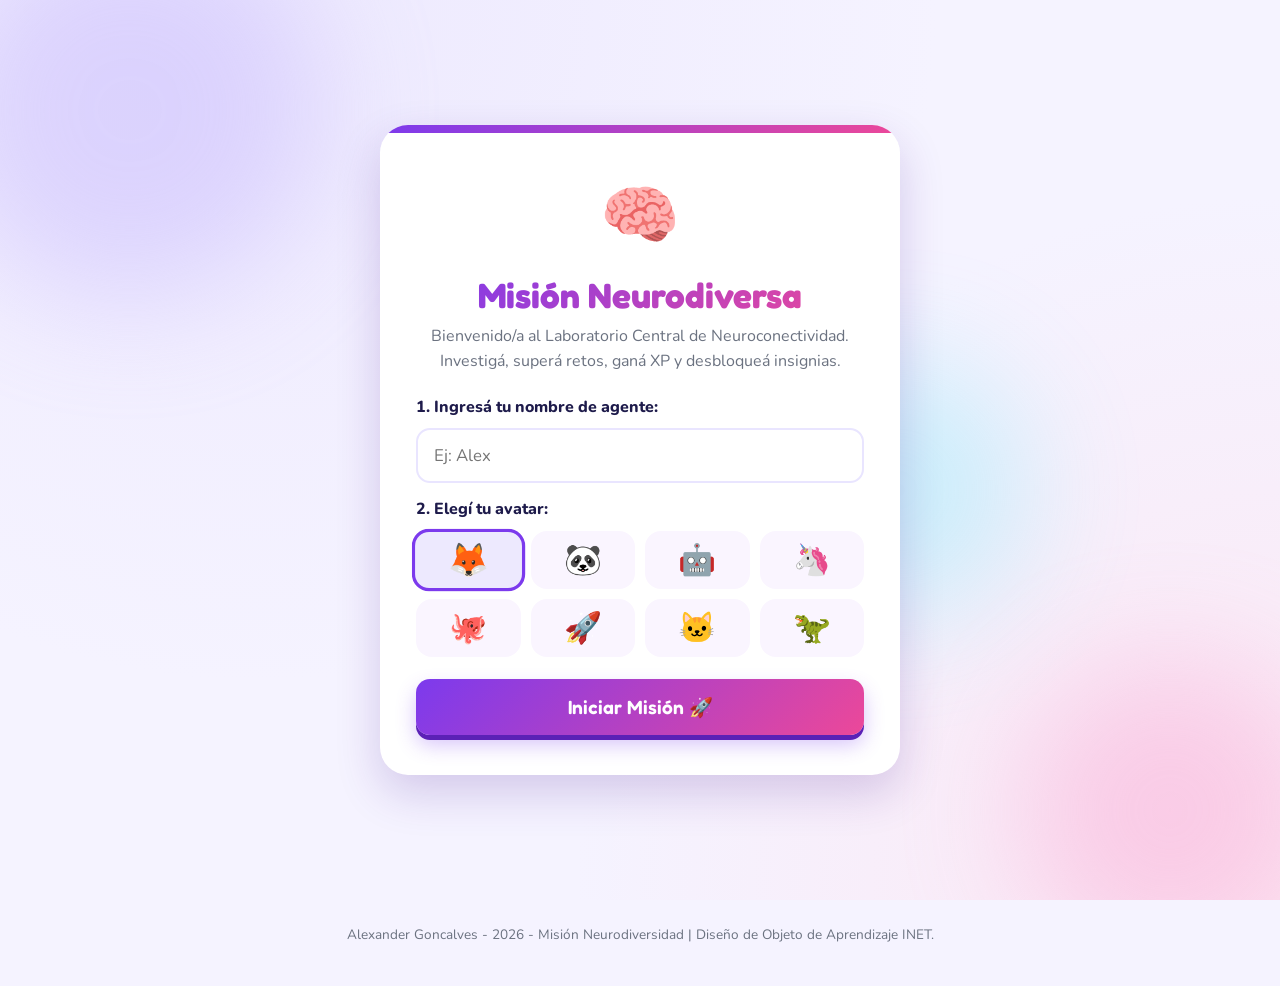
<file: index.html>
<!DOCTYPE html>
<html lang="es">

<head>
    <meta charset="UTF-8">
    <meta name="viewport" content="width=device-width, initial-scale=1.0">
    <title>Misión Neurodiversa: Objeto de Aprendizaje sobre TDAH</title>
    <link rel="stylesheet" href="style.css">
</head>

<body data-page="inicio">

    <section id="pantalla-login" class="pantalla-login" hidden>
        <form class="caja-login anim-entrada" id="form-login" novalidate>
            <span class="cerebro-logo">🧠</span>
            <h1>Misión Neurodiversa</h1>
            <p>Bienvenido/a al Laboratorio Central de Neuroconectividad. Investigá, superá retos, ganá XP y desbloqueá
                insignias.</p>

            <label for="nombre-jugador">1. Ingresá tu nombre de agente:</label>
            <input type="text" id="nombre-jugador" class="input-texto" placeholder="Ej: Alex" autocomplete="off"
                maxlength="30">

            <label>2. Elegí tu avatar:</label>
            <div class="selector-avatar" id="selector-avatar"></div>

            <button type="submit" class="btn btn-primario btn-grande">Iniciar Misión 🚀</button>
            <div id="error-login" class="aviso" hidden></div>
        </form>
    </section>

    <div id="hub" hidden>
        <div id="topbar"></div>
        <main class="contenedor">
            <section class="hero-hub anim-entrada">
                <span class="hero-avatar" id="hub-avatar">🦊</span>
                <div>
                    <span class="etiqueta">Centro de comando</span>
                    <h1>¡Hola, <span id="hub-nombre">Agente</span>! 👋</h1>
                    <p>Tu misión: descubrir cómo funciona el cerebro con TDAH, derribar mitos y aprender estrategias
                        reales.
                        Avanzá por el mapa: cada etapa desbloquea la siguiente.</p>
                    <div class="acciones" style="justify-content:flex-start">
                        <a class="btn btn-oro" id="btn-continuar" href="aprender.html">Continuar ➜</a>
                    </div>
                </div>
            </section>

            <section class="estadisticas" id="hub-stats" aria-label="Tus estadísticas"></section>

            <section class="tarjeta">
                <h2 class="titulo-seccion">🗺️ Mapa de la misión</h2>
                <p class="subtitulo">Completá cada etapa para desbloquear la próxima. Necesitás una nota de 6 o más para
                    aprobar cada reto.</p>
                <div class="mapa" id="mapa"></div>
            </section>
        </main>
    </div>

    <script src="script.js"></script>
</body>

</html>
</file>
<file: style.css>
@import url('https://fonts.googleapis.com/css2?family=Fredoka:wght@400;500;600;700&family=Nunito:wght@400;600;700;800&display=swap');

:root {
    --violeta: #7c3aed;
    --violeta-osc: #5b21b6;
    --rosa: #ec4899;
    --cian: #06b6d4;
    --amarillo: #f59e0b;
    --verde: #10b981;
    --rojo: #f43f5e;
    --tinta: #1e1b4b;
    --texto: #312e81;
    --texto-suave: #6b7280;
    --fondo: #f5f3ff;
    --tarjeta: #ffffff;
    --borde: #e9e5ff;
    --radio: 20px;
    --sombra: 0 10px 30px rgba(76, 29, 149, 0.10);
    --sombra-fuerte: 0 18px 45px rgba(76, 29, 149, 0.20);
    --grad: linear-gradient(135deg, #7c3aed 0%, #ec4899 100%);
    --grad-cian: linear-gradient(135deg, #06b6d4 0%, #7c3aed 100%);
    --grad-oro: linear-gradient(135deg, #fbbf24 0%, #f97316 100%);
    --color-reto: #7c3aed;
}

* {
    box-sizing: border-box;
    margin: 0;
    padding: 0;
}

[hidden] {
    display: none !important;
}

html {
    scroll-behavior: smooth;
}

body {
    font-family: 'Nunito', 'Segoe UI', system-ui, sans-serif;
    color: var(--tinta);
    background: var(--fondo);
    line-height: 1.6;
    min-height: 100vh;
    overflow-x: hidden;
}

h1,
h2,
h3,
h4,
.logo,
.btn,
.fredoka {
    font-family: 'Fredoka', 'Segoe UI', sans-serif;
}

a {
    color: var(--violeta);
}

.fondo-animado {
    position: fixed;
    inset: 0;
    z-index: -1;
    overflow: hidden;
    background: radial-gradient(circle at 20% 0%, #ede9fe 0%, transparent 50%),
        radial-gradient(circle at 100% 100%, #fce7f3 0%, transparent 45%),
        var(--fondo);
}

.fondo-animado span {
    position: absolute;
    border-radius: 50%;
    filter: blur(60px);
    opacity: 0.45;
    animation: flotar 18s ease-in-out infinite;
}

.fondo-animado span:nth-child(1) {
    width: 380px;
    height: 380px;
    background: #c4b5fd;
    top: -80px;
    left: -60px;
}

.fondo-animado span:nth-child(2) {
    width: 300px;
    height: 300px;
    background: #f9a8d4;
    bottom: -60px;
    right: -40px;
    animation-delay: -6s;
}

.fondo-animado span:nth-child(3) {
    width: 260px;
    height: 260px;
    background: #67e8f9;
    top: 40%;
    left: 60%;
    animation-delay: -12s;
    opacity: 0.3;
}

@keyframes flotar {

    0%,
    100% {
        transform: translate(0, 0) scale(1);
    }

    33% {
        transform: translate(60px, 40px) scale(1.1);
    }

    66% {
        transform: translate(-40px, 60px) scale(0.95);
    }
}

#topbar {
    position: sticky;
    top: 0;
    z-index: 50;
    backdrop-filter: blur(14px);
    background: rgba(255, 255, 255, 0.78);
    border-bottom: 1px solid var(--borde);
}

.topbar-inner {
    max-width: 1200px;
    margin: 0 auto;
    padding: 10px 20px;
    display: flex;
    align-items: center;
    gap: 18px;
}

.logo {
    text-decoration: none;
    font-size: 1.25rem;
    color: var(--tinta);
    white-space: nowrap;
    display: flex;
    align-items: center;
    gap: 6px;
}

.logo b {
    background: var(--grad);
    -webkit-background-clip: text;
    background-clip: text;
    color: transparent;
}

.nav-principal {
    display: flex;
    gap: 4px;
    flex: 1;
    flex-wrap: wrap;
}

.nav-principal a {
    text-decoration: none;
    color: var(--texto);
    font-weight: 700;
    font-size: 0.9rem;
    padding: 8px 12px;
    border-radius: 999px;
    transition: all 0.2s ease;
    white-space: nowrap;
}

.nav-principal a:hover {
    background: #ede9fe;
    transform: translateY(-1px);
}

.nav-principal a.activo {
    background: var(--grad);
    color: #fff;
    box-shadow: 0 4px 14px rgba(124, 58, 237, 0.35);
}

.nav-principal a.bloqueado {
    opacity: 0.5;
}

.jugador-chip {
    display: flex;
    align-items: center;
    gap: 10px;
    background: #fff;
    border: 1px solid var(--borde);
    border-radius: 999px;
    padding: 4px 6px 4px 4px;
    box-shadow: var(--sombra);
}

.avatar {
    width: 40px;
    height: 40px;
    display: grid;
    place-items: center;
    font-size: 1.4rem;
    background: var(--grad);
    border-radius: 50%;
    flex-shrink: 0;
}

.jugador-datos {
    display: flex;
    flex-direction: column;
    line-height: 1.15;
    min-width: 120px;
}

.jugador-datos strong {
    font-size: 0.9rem;
}

.jugador-datos small {
    font-size: 0.72rem;
    color: var(--texto-suave);
    font-weight: 700;
}

.barra-xp {
    height: 6px;
    background: #ede9fe;
    border-radius: 99px;
    margin-top: 4px;
    overflow: hidden;
}

.barra-xp span {
    display: block;
    height: 100%;
    background: var(--grad);
    border-radius: 99px;
    transition: width 0.8s cubic-bezier(.2, .9, .3, 1.2);
}

.xp-pill {
    background: var(--grad-oro);
    color: #fff;
    font-weight: 800;
    padding: 6px 12px;
    border-radius: 999px;
    font-size: 0.85rem;
    white-space: nowrap;
}

.xp-pill.pulso {
    animation: pulso 0.6s ease;
}

.btn-sonido,
.menu-toggle {
    background: none;
    border: none;
    cursor: pointer;
    font-size: 1.2rem;
    padding: 4px 6px;
    border-radius: 50%;
}

.btn-sonido:hover {
    background: #ede9fe;
}

.menu-toggle {
    display: none;
    font-size: 1.6rem;
    color: var(--tinta);
}

@media (max-width: 1000px) {
    .topbar-inner {
        flex-wrap: wrap;
    }

    .menu-toggle {
        display: block;
        margin-left: auto;
        order: 2;
    }

    .jugador-chip {
        order: 1;
        margin-left: auto;
    }

    .nav-principal {
        order: 3;
        flex-basis: 100%;
        display: none;
        flex-direction: column;
        padding-bottom: 8px;
    }

    .nav-principal.abierto {
        display: flex;
    }

    .jugador-datos {
        display: none;
    }
}

.contenedor {
    max-width: 1100px;
    margin: 0 auto;
    padding: 32px 20px 60px;
}

.tarjeta {
    background: var(--tarjeta);
    border-radius: var(--radio);
    box-shadow: var(--sombra);
    border: 1px solid var(--borde);
    padding: 28px;
    margin-bottom: 28px;
}

.titulo-seccion {
    font-size: 1.6rem;
    margin-bottom: 6px;
    display: flex;
    align-items: center;
    gap: 10px;
}

.subtitulo {
    color: var(--texto-suave);
    margin-bottom: 20px;
}

.etiqueta {
    display: inline-block;
    background: rgba(255, 255, 255, 0.25);
    color: #fff;
    font-weight: 800;
    font-size: 0.8rem;
    letter-spacing: 0.5px;
    text-transform: uppercase;
    padding: 4px 12px;
    border-radius: 999px;
    margin-bottom: 8px;
}

footer.pie {
    text-align: center;
    color: var(--texto-suave);
    font-size: 0.85rem;
    padding: 24px 16px 40px;
}

.btn {
    display: inline-flex;
    align-items: center;
    justify-content: center;
    gap: 8px;
    border: none;
    cursor: pointer;
    font-size: 1.05rem;
    font-weight: 600;
    padding: 13px 26px;
    border-radius: 14px;
    text-decoration: none;
    transition: transform 0.15s ease, box-shadow 0.15s ease, filter 0.2s;
}

.btn:hover {
    transform: translateY(-2px);
    filter: brightness(1.05);
}

.btn:active {
    transform: translateY(2px);
}

.btn:disabled {
    opacity: 0.6;
    cursor: not-allowed;
    transform: none;
}

.btn-primario {
    background: var(--grad);
    color: #fff;
    box-shadow: 0 5px 0 var(--violeta-osc), 0 10px 20px rgba(124, 58, 237, 0.3);
}

.btn-primario:active {
    box-shadow: 0 2px 0 var(--violeta-osc);
}

.btn-secundario {
    background: #fff;
    color: var(--violeta);
    border: 2px solid #ddd6fe;
    box-shadow: 0 4px 0 #ddd6fe;
}

.btn-oro {
    background: var(--grad-oro);
    color: #fff;
    box-shadow: 0 5px 0 #c2410c, 0 10px 20px rgba(249, 115, 22, 0.3);
}

.btn-peligro {
    background: #fff1f2;
    color: var(--rojo);
    border: 2px solid #fecdd3;
}

.btn-grande {
    font-size: 1.2rem;
    padding: 16px 34px;
}

.acciones {
    display: flex;
    flex-wrap: wrap;
    gap: 12px;
    justify-content: center;
    margin-top: 22px;
}

.anim-entrada {
    animation: entrada 0.5s cubic-bezier(.2, .9, .3, 1.2) both;
}

@keyframes entrada {
    from {
        opacity: 0;
        transform: translateY(24px) scale(0.98);
    }

    to {
        opacity: 1;
        transform: none;
    }
}

@keyframes pulso {
    0% {
        transform: scale(1);
    }

    50% {
        transform: scale(1.18);
    }

    100% {
        transform: scale(1);
    }
}

@keyframes temblor {

    0%,
    100% {
        transform: translateX(0);
    }

    20%,
    60% {
        transform: translateX(-8px);
    }

    40%,
    80% {
        transform: translateX(8px);
    }
}

@keyframes rebote {

    0%,
    100% {
        transform: translateY(0);
    }

    50% {
        transform: translateY(-10px);
    }
}

@keyframes girar {
    to {
        transform: rotate(360deg);
    }
}

.temblor {
    animation: temblor 0.45s ease;
}

.pantalla-login {
    min-height: 100vh;
    display: grid;
    place-items: center;
    padding: 20px;
}

.caja-login {
    background: #fff;
    border-radius: 28px;
    box-shadow: var(--sombra-fuerte);
    padding: 40px 36px;
    max-width: 520px;
    width: 100%;
    text-align: center;
    position: relative;
    overflow: hidden;
}

.caja-login::before {
    content: '';
    position: absolute;
    inset: 0 0 auto 0;
    height: 8px;
    background: var(--grad);
}

.cerebro-logo {
    font-size: 4rem;
    animation: rebote 2.5s ease-in-out infinite;
    display: inline-block;
}

.caja-login h1 {
    font-size: 2.2rem;
    background: var(--grad);
    -webkit-background-clip: text;
    background-clip: text;
    color: transparent;
}

.caja-login p {
    color: var(--texto-suave);
    margin-bottom: 20px;
}

.caja-login label {
    font-weight: 800;
    display: block;
    text-align: left;
    margin: 14px 0 8px;
}

.input-texto {
    width: 100%;
    padding: 14px 16px;
    border: 2px solid var(--borde);
    border-radius: 14px;
    font-size: 1.05rem;
    font-family: inherit;
    outline: none;
    transition: border 0.2s, box-shadow 0.2s;
}

.input-texto:focus {
    border-color: var(--violeta);
    box-shadow: 0 0 0 4px #ede9fe;
}

.selector-avatar {
    display: grid;
    grid-template-columns: repeat(4, 1fr);
    gap: 10px;
    margin-bottom: 22px;
}

.selector-avatar button {
    font-size: 1.9rem;
    background: #faf5ff;
    border: 3px solid transparent;
    border-radius: 16px;
    padding: 8px;
    cursor: pointer;
    transition: all 0.2s;
}

.selector-avatar button:hover {
    transform: translateY(-3px) rotate(-4deg);
}

.selector-avatar button.elegido {
    border-color: var(--violeta);
    background: #ede9fe;
    transform: scale(1.08);
}

.caja-login .btn {
    width: 100%;
}

.aviso {
    margin-top: 14px;
    padding: 10px 14px;
    border-radius: 12px;
    background: #fef3c7;
    color: #92400e;
    font-weight: 700;
}

.hero-hub {
    background: var(--grad);
    color: #fff;
    border-radius: 28px;
    padding: 36px;
    display: flex;
    align-items: center;
    gap: 28px;
    box-shadow: var(--sombra-fuerte);
    position: relative;
    overflow: hidden;
    margin-bottom: 28px;
}

.hero-hub::after {
    content: '🧠';
    position: absolute;
    right: -20px;
    bottom: -40px;
    font-size: 12rem;
    opacity: 0.12;
    transform: rotate(-15deg);
}

.hero-avatar {
    font-size: 4rem;
    background: rgba(255, 255, 255, 0.2);
    border-radius: 50%;
    width: 110px;
    height: 110px;
    display: grid;
    place-items: center;
    flex-shrink: 0;
    animation: rebote 3s ease-in-out infinite;
}

.hero-hub h1 {
    font-size: 2.1rem;
    line-height: 1.2;
}

.hero-hub p {
    opacity: 0.92;
    font-size: 1.05rem;
}

.estadisticas {
    display: grid;
    grid-template-columns: repeat(auto-fit, minmax(180px, 1fr));
    gap: 16px;
    margin-bottom: 28px;
}

.stat {
    background: #fff;
    border-radius: 18px;
    padding: 18px;
    box-shadow: var(--sombra);
    border: 1px solid var(--borde);
    display: flex;
    align-items: center;
    gap: 14px;
    transition: transform 0.2s;
}

.stat:hover {
    transform: translateY(-4px);
}

.stat-icono {
    font-size: 2rem;
    width: 54px;
    height: 54px;
    border-radius: 14px;
    display: grid;
    place-items: center;
    background: #f5f3ff;
}

.stat b {
    font-family: 'Fredoka', sans-serif;
    font-size: 1.5rem;
    display: block;
    line-height: 1.1;
}

.stat small {
    color: var(--texto-suave);
    font-weight: 700;
}

.mapa {
    position: relative;
    display: flex;
    flex-direction: column;
    gap: 22px;
    padding: 10px 0;
}

.mapa::before {
    content: '';
    position: absolute;
    left: 50%;
    top: 30px;
    bottom: 30px;
    width: 6px;
    transform: translateX(-50%);
    background: repeating-linear-gradient(to bottom, #c4b5fd 0 14px, transparent 14px 26px);
    border-radius: 6px;
}

.nodo {
    position: relative;
    width: calc(50% - 40px);
    background: #fff;
    border-radius: 22px;
    padding: 20px;
    box-shadow: var(--sombra);
    border: 2px solid var(--borde);
    display: flex;
    gap: 16px;
    align-items: center;
    text-decoration: none;
    color: inherit;
    transition: transform 0.25s, box-shadow 0.25s, border-color 0.25s;
}

.nodo:nth-child(odd) {
    align-self: flex-start;
}

.nodo:nth-child(even) {
    align-self: flex-end;
}

.nodo::after {
    content: '';
    position: absolute;
    top: 50%;
    width: 22px;
    height: 22px;
    border-radius: 50%;
    background: #fff;
    border: 5px solid #c4b5fd;
    transform: translateY(-50%);
}

.nodo:nth-child(odd)::after {
    right: -53px;
}

.nodo:nth-child(even)::after {
    left: -53px;
}

.nodo:hover {
    transform: translateY(-5px) scale(1.01);
    box-shadow: var(--sombra-fuerte);
    border-color: #c4b5fd;
}

.nodo-emoji {
    font-size: 2.4rem;
    width: 70px;
    height: 70px;
    border-radius: 20px;
    display: grid;
    place-items: center;
    background: #f5f3ff;
    flex-shrink: 0;
}

.nodo h3 {
    font-size: 1.2rem;
}

.nodo p {
    color: var(--texto-suave);
    font-size: 0.92rem;
}

.nodo-estado {
    font-size: 0.78rem;
    font-weight: 800;
    padding: 3px 10px;
    border-radius: 99px;
    display: inline-block;
    margin-top: 6px;
}

.nodo.completado {
    border-color: #a7f3d0;
}

.nodo.completado::after {
    border-color: var(--verde);
    background: var(--verde);
}

.nodo.completado .nodo-estado {
    background: #d1fae5;
    color: #047857;
}

.nodo.disponible {
    border-color: #c4b5fd;
    animation: brillo 2.4s ease-in-out infinite;
}

.nodo.disponible::after {
    border-color: var(--violeta);
}

.nodo.disponible .nodo-estado {
    background: #ede9fe;
    color: var(--violeta);
}

.nodo.bloqueado {
    filter: grayscale(0.9);
    opacity: 0.65;
}

.nodo.bloqueado .nodo-estado {
    background: #f3f4f6;
    color: #6b7280;
}

@keyframes brillo {

    0%,
    100% {
        box-shadow: var(--sombra);
    }

    50% {
        box-shadow: 0 0 0 6px rgba(124, 58, 237, 0.15), var(--sombra);
    }
}

.estrellas {
    font-size: 1.05rem;
    letter-spacing: 2px;
}

.estrella-off {
    filter: grayscale(1);
    opacity: 0.3;
}

@media (max-width: 760px) {
    .mapa::before {
        left: 22px;
    }

    .nodo {
        width: calc(100% - 50px);
        align-self: flex-end !important;
    }

    .nodo::after {
        left: -40px !important;
        right: auto !important;
    }

    .hero-hub {
        flex-direction: column;
        text-align: center;
        padding: 28px 22px;
    }

    .hero-hub h1 {
        font-size: 1.6rem;
    }
}

.hero-pagina {
    border-radius: 28px;
    padding: 40px 36px;
    color: #fff;
    background: var(--grad-cian);
    box-shadow: var(--sombra-fuerte);
    margin-bottom: 28px;
    position: relative;
    overflow: hidden;
}

.hero-pagina h1 {
    font-size: 2.2rem;
    line-height: 1.15;
    margin-bottom: 8px;
}

.hero-pagina p {
    max-width: 680px;
    opacity: 0.95;
    font-size: 1.05rem;
}

.hero-pagina .hero-deco {
    position: absolute;
    right: 30px;
    top: 50%;
    transform: translateY(-50%);
    font-size: 7rem;
    opacity: 0.25;
    animation: rebote 4s ease-in-out infinite;
}

.video-container {
    position: relative;
    padding-bottom: 56.25%;
    height: 0;
    overflow: hidden;
    border-radius: 18px;
    box-shadow: var(--sombra-fuerte);
    background: #000;
}

.video-container iframe {
    position: absolute;
    inset: 0;
    width: 100%;
    height: 100%;
    border: 0;
}

.mision-checklist {
    display: flex;
    flex-wrap: wrap;
    gap: 10px;
    margin-top: 18px;
}

.check-item {
    display: flex;
    align-items: center;
    gap: 8px;
    background: #f5f3ff;
    padding: 8px 14px;
    border-radius: 99px;
    font-weight: 700;
    font-size: 0.9rem;
    color: var(--texto-suave);
    transition: all 0.3s;
}

.check-item.hecho {
    background: #d1fae5;
    color: #047857;
}

.grid-flip {
    display: grid;
    grid-template-columns: repeat(auto-fill, minmax(230px, 1fr));
    gap: 18px;
}

.flip {
    perspective: 1000px;
    height: 210px;
    cursor: pointer;
    background: none;
    border: none;
    font: inherit;
    text-align: inherit;
    color: inherit;
}

.flip-inner {
    position: relative;
    width: 100%;
    height: 100%;
    transition: transform 0.7s cubic-bezier(.2, .9, .3, 1.1);
    transform-style: preserve-3d;
}

.flip.girada .flip-inner {
    transform: rotateY(180deg);
}

.flip-cara {
    position: absolute;
    inset: 0;
    backface-visibility: hidden;
    -webkit-backface-visibility: hidden;
    border-radius: 20px;
    padding: 20px;
    display: flex;
    flex-direction: column;
    justify-content: center;
    align-items: center;
    text-align: center;
    box-shadow: var(--sombra);
}

.flip-frente {
    background: #fff;
    border: 2px solid var(--borde);
}

.flip-frente .flip-emoji {
    font-size: 3rem;
    margin-bottom: 8px;
    transition: transform 0.3s;
}

.flip:hover .flip-emoji {
    transform: scale(1.15) rotate(-6deg);
}

.flip-frente h3 {
    font-size: 1.15rem;
}

.flip-frente small {
    color: var(--violeta);
    font-weight: 800;
    margin-top: 6px;
}

.flip-dorso {
    background: var(--grad);
    color: #fff;
    transform: rotateY(180deg);
    font-size: 0.95rem;
}

.flip-dorso strong {
    font-family: 'Fredoka', sans-serif;
    font-size: 1.1rem;
    margin-bottom: 6px;
    display: block;
}

.tabs {
    display: flex;
    gap: 8px;
    flex-wrap: wrap;
    margin-bottom: 16px;
}

.tab {
    border: 2px solid var(--borde);
    background: #fff;
    padding: 10px 18px;
    border-radius: 99px;
    font-weight: 800;
    font-family: inherit;
    cursor: pointer;
    color: var(--texto);
    transition: all 0.2s;
}

.tab.activa {
    background: var(--grad);
    color: #fff;
    border-color: transparent;
}

.panel-tab {
    background: #faf5ff;
    border-radius: 18px;
    padding: 22px;
    display: flex;
    gap: 20px;
    align-items: center;
}

.panel-tab .grande {
    font-size: 4rem;
}

.panel-tab ul {
    padding-left: 20px;
    margin-top: 8px;
}

.dato-curioso {
    display: flex;
    gap: 16px;
    align-items: center;
    background: linear-gradient(135deg, #fef3c7, #fde68a);
    border-radius: 18px;
    padding: 20px;
    min-height: 100px;
}

.dato-curioso .bombilla {
    font-size: 2.6rem;
    animation: rebote 2s infinite;
}

.dato-curioso p {
    font-weight: 700;
    color: #78350f;
    transition: opacity 0.3s;
}

.cta-final {
    text-align: center;
    background: linear-gradient(135deg, #faf5ff, #fdf2f8);
}

.hero-reto {
    border-radius: 28px;
    padding: 34px;
    color: #fff;
    display: flex;
    gap: 24px;
    align-items: center;
    box-shadow: var(--sombra-fuerte);
    margin-bottom: 26px;
    position: relative;
    overflow: hidden;
    background-size: cover;
    background-position: center;
}

.hero-reto::before {
    content: '';
    position: absolute;
    inset: 0;
    background: linear-gradient(120deg, var(--color-reto) 20%, rgba(30, 27, 75, 0.55));
}

.hero-reto>* {
    position: relative;
}

.hero-reto .hero-emoji {
    font-size: 4.5rem;
    animation: rebote 3s ease-in-out infinite;
}

.hero-reto h1 {
    font-size: 2.1rem;
    line-height: 1.15;
}

.hero-reto p {
    opacity: 0.95;
    max-width: 640px;
}

.zona-juego {
    background: #fff;
    border-radius: 26px;
    box-shadow: var(--sombra);
    border: 1px solid var(--borde);
    padding: 28px;
    min-height: 380px;
}

.intro-reto {
    text-align: center;
}

.intro-reto h2 {
    font-size: 1.8rem;
}

.lista-fases {
    display: grid;
    grid-template-columns: repeat(auto-fit, minmax(200px, 1fr));
    gap: 14px;
    margin: 24px 0;
    text-align: left;
}

.fase-preview {
    border: 2px dashed #ddd6fe;
    border-radius: 18px;
    padding: 16px;
    display: flex;
    gap: 12px;
    align-items: center;
    transition: transform 0.2s;
}

.fase-preview:hover {
    transform: translateY(-3px);
    border-style: solid;
}

.fase-preview .num {
    width: 38px;
    height: 38px;
    border-radius: 50%;
    background: var(--color-reto);
    color: #fff;
    display: grid;
    place-items: center;
    font-weight: 800;
    flex-shrink: 0;
}

.fase-preview strong {
    display: block;
}

.fase-preview small {
    color: var(--texto-suave);
}

.reglas {
    display: flex;
    flex-wrap: wrap;
    justify-content: center;
    gap: 10px;
    margin-bottom: 8px;
}

.regla {
    background: #f5f3ff;
    border-radius: 99px;
    padding: 6px 14px;
    font-weight: 700;
    font-size: 0.88rem;
}

.record {
    margin-top: 12px;
    color: var(--texto-suave);
    font-weight: 700;
}

.hud {
    display: flex;
    flex-wrap: wrap;
    justify-content: space-between;
    align-items: center;
    gap: 12px;
    padding-bottom: 18px;
    margin-bottom: 20px;
    border-bottom: 2px dashed var(--borde);
}

.hud-fases {
    display: flex;
    align-items: center;
    gap: 6px;
}

.hud-fase {
    width: 34px;
    height: 34px;
    border-radius: 50%;
    display: grid;
    place-items: center;
    font-weight: 800;
    background: #f3f4f6;
    color: #9ca3af;
    transition: all 0.3s;
}

.hud-fase.actual {
    background: var(--color-reto);
    color: #fff;
    transform: scale(1.12);
    box-shadow: 0 0 0 4px #ede9fe;
}

.hud-fase.hecha {
    background: var(--verde);
    color: #fff;
}

.hud-linea {
    width: 20px;
    height: 3px;
    background: #e5e7eb;
    border-radius: 3px;
}

.hud-stats {
    display: flex;
    gap: 10px;
    flex-wrap: wrap;
}

.hud-stat {
    background: #f5f3ff;
    padding: 6px 14px;
    border-radius: 99px;
    font-weight: 800;
    font-size: 0.95rem;
    transition: transform 0.2s;
}

.hud-stat.pulso {
    animation: pulso 0.5s ease;
}

.hud-racha.encendida {
    background: var(--grad-oro);
    color: #fff;
}

.fase-cabecera {
    text-align: center;
    margin-bottom: 22px;
}

.fase-tipo {
    display: inline-block;
    background: var(--color-reto);
    color: #fff;
    padding: 4px 14px;
    border-radius: 99px;
    font-weight: 800;
    font-size: 0.82rem;
    margin-bottom: 6px;
}

.fase-cabecera h2 {
    font-size: 1.6rem;
}

.fase-cabecera p {
    color: var(--texto-suave);
}

.tarjeta-juego {
    max-width: 820px;
    margin: 0 auto;
}

.mini-progreso {
    height: 8px;
    background: #f3f4f6;
    border-radius: 99px;
    overflow: hidden;
    margin-bottom: 10px;
}

.mini-progreso span {
    display: block;
    height: 100%;
    background: var(--color-reto);
    transition: width 0.4s;
}

.contador-preg {
    font-weight: 800;
    color: var(--texto-suave);
    font-size: 0.9rem;
}

.pregunta {
    font-size: 1.35rem;
    margin: 10px 0 18px;
}

.burbuja-contexto {
    background: #f0fdfa;
    border-left: 5px solid var(--cian);
    padding: 14px 18px;
    border-radius: 0 16px 16px 16px;
    margin-top: 10px;
    font-style: italic;
}

.opciones {
    display: grid;
    grid-template-columns: 1fr 1fr;
    gap: 12px;
}

@media (max-width: 700px) {
    .opciones {
        grid-template-columns: 1fr;
    }
}

.opcion {
    display: flex;
    align-items: center;
    gap: 12px;
    text-align: left;
    background: #fff;
    border: 2px solid var(--borde);
    border-bottom-width: 5px;
    border-radius: 16px;
    padding: 14px 16px;
    font-family: inherit;
    font-size: 1rem;
    font-weight: 700;
    color: var(--tinta);
    cursor: pointer;
    transition: all 0.18s ease;
}

.opcion:hover:not(:disabled) {
    border-color: var(--color-reto);
    transform: translateY(-3px);
    background: #faf5ff;
}

.opcion .letra {
    width: 34px;
    height: 34px;
    border-radius: 10px;
    background: #f5f3ff;
    color: var(--violeta);
    display: grid;
    place-items: center;
    font-weight: 800;
    flex-shrink: 0;
}

.opcion:disabled {
    cursor: default;
}

.opcion.correcta {
    background: #d1fae5;
    border-color: var(--verde);
    animation: pulso 0.5s;
}

.opcion.correcta .letra {
    background: var(--verde);
    color: #fff;
}

.opcion.incorrecta {
    background: #ffe4e6;
    border-color: var(--rojo);
    animation: temblor 0.45s;
}

.opcion.incorrecta .letra {
    background: var(--rojo);
    color: #fff;
}

.opcion:disabled:not(.correcta):not(.incorrecta) {
    opacity: 0.55;
}

.explicacion {
    margin-top: 18px;
    padding: 16px 18px;
    border-radius: 16px;
    font-size: 1rem;
    animation: entrada 0.4s both;
}

.explicacion.ok {
    background: #ecfdf5;
    border: 2px solid #a7f3d0;
    color: #065f46;
}

.explicacion.mal {
    background: #fff1f2;
    border: 2px solid #fecdd3;
    color: #9f1239;
}

.explicacion.info {
    background: #f5f3ff;
    border: 2px solid #ddd6fe;
    color: var(--texto);
}

.circuito {
    background: linear-gradient(135deg, #1e1b4b, #4c1d95);
    color: #fff;
    border-radius: 22px;
    padding: 28px;
    position: relative;
    overflow: hidden;
}

.circuito::before {
    content: '';
    position: absolute;
    inset: 0;
    background-image: linear-gradient(rgba(255, 255, 255, 0.05) 1px, transparent 1px), linear-gradient(90deg, rgba(255, 255, 255, 0.05) 1px, transparent 1px);
    background-size: 24px 24px;
}

.circuito>* {
    position: relative;
}

.circuito-icono {
    font-size: 2.4rem;
    text-align: center;
    animation: pulso 1.6s infinite;
}

.texto-completar {
    font-size: 1.2rem;
    line-height: 2.6;
    text-align: center;
}

.hueco {
    font-family: inherit;
    font-size: 1rem;
    font-weight: 800;
    padding: 6px 12px;
    margin: 0 4px;
    border-radius: 12px;
    border: 2px solid #a78bfa;
    background: #ede9fe;
    color: var(--violeta-osc);
    cursor: pointer;
    outline: none;
}

.hueco:focus {
    box-shadow: 0 0 0 4px rgba(167, 139, 250, 0.5);
}

.hueco.ok {
    background: #d1fae5;
    border-color: var(--verde);
    color: #065f46;
}

.hueco.mal {
    background: #ffe4e6;
    border-color: var(--rojo);
    color: #9f1239;
}

.correccion {
    display: inline-block;
    font-size: 0.8rem;
    background: var(--verde);
    color: #fff;
    border-radius: 8px;
    padding: 0 6px;
    line-height: 1.6;
    margin-left: 2px;
}

.parejas {
    display: grid;
    grid-template-columns: 1fr 1fr;
    gap: 18px 30px;
}

.columna-parejas {
    display: flex;
    flex-direction: column;
    gap: 10px;
}

.columna-parejas h4 {
    text-align: center;
    color: var(--texto-suave);
    font-size: 0.95rem;
}

.par-item {
    font-family: inherit;
    font-size: 0.98rem;
    font-weight: 700;
    background: #fff;
    border: 2px solid var(--borde);
    border-bottom-width: 5px;
    border-radius: 14px;
    padding: 14px;
    cursor: pointer;
    text-align: left;
    color: var(--tinta);
    transition: all 0.18s ease;
    min-height: 60px;
}

.par-item:hover:not(:disabled) {
    border-color: var(--color-reto);
    transform: translateY(-2px);
}

.par-item.izq {
    font-family: 'Fredoka', sans-serif;
    font-size: 1.05rem;
    text-align: center;
}

.par-item.seleccionado {
    border-color: var(--color-reto);
    background: #ede9fe;
    transform: scale(1.03);
    box-shadow: 0 0 0 4px rgba(124, 58, 237, 0.15);
}

.par-item.emparejado {
    background: var(--par-color, #d1fae5);
    border-color: transparent;
    color: #fff;
    cursor: default;
    animation: pulso 0.4s;
}

.par-item.error-par {
    border-color: var(--rojo);
    background: #ffe4e6;
    animation: temblor 0.45s;
}

.clasif-pool {
    display: flex;
    flex-wrap: wrap;
    gap: 10px;
    justify-content: center;
    min-height: 60px;
    padding: 16px;
    background: #faf5ff;
    border-radius: 18px;
    margin-bottom: 18px;
}

.chip {
    font-family: inherit;
    font-weight: 700;
    font-size: 0.95rem;
    background: #fff;
    border: 2px solid #ddd6fe;
    border-bottom-width: 4px;
    border-radius: 14px;
    padding: 10px 14px;
    cursor: grab;
    color: var(--tinta);
    transition: transform 0.15s, box-shadow 0.15s;
    user-select: none;
}

.chip:hover {
    transform: translateY(-2px) rotate(-1deg);
}

.chip.seleccionado {
    border-color: var(--color-reto);
    background: #ede9fe;
    transform: scale(1.05);
}

.chip.arrastrando {
    opacity: 0.4;
}

.chip.ok {
    background: #d1fae5;
    border-color: var(--verde);
    cursor: default;
}

.chip.mal {
    background: #ffe4e6;
    border-color: var(--rojo);
    cursor: default;
}

.clasif-cajas {
    display: grid;
    grid-template-columns: 1fr 1fr;
    gap: 18px;
}

.caja-clasif {
    border: 3px dashed #c4b5fd;
    border-radius: 20px;
    padding: 16px;
    min-height: 200px;
    cursor: pointer;
    transition: all 0.2s;
}

.caja-clasif h4 {
    text-align: center;
    font-size: 1.15rem;
    margin-bottom: 10px;
}

.caja-clasif .lista {
    display: flex;
    flex-direction: column;
    gap: 8px;
}

.caja-clasif.sobre {
    border-style: solid;
    transform: scale(1.02);
    background: #faf5ff;
}

.caja-clasif.verde {
    border-color: #6ee7b7;
}

.caja-clasif.verde.sobre {
    background: #ecfdf5;
}

.caja-clasif.roja {
    border-color: #fda4af;
}

.caja-clasif.roja.sobre {
    background: #fff1f2;
}

.retro-clasif {
    text-align: center;
    min-height: 28px;
    font-weight: 700;
    margin-top: 12px;
}

.memoria-info {
    display: flex;
    justify-content: center;
    gap: 12px;
    margin-bottom: 16px;
    flex-wrap: wrap;
}

.grid-memoria {
    display: grid;
    grid-template-columns: repeat(4, 1fr);
    gap: 12px;
    max-width: 760px;
    margin: 0 auto;
}

@media (max-width: 600px) {
    .grid-memoria {
        grid-template-columns: repeat(3, 1fr);
    }
}

.carta {
    perspective: 800px;
    height: 120px;
    background: none;
    border: none;
    cursor: pointer;
    font: inherit;
    color: inherit;
}

.carta-inner {
    position: relative;
    width: 100%;
    height: 100%;
    transition: transform 0.5s;
    transform-style: preserve-3d;
}

.carta.volteada .carta-inner,
.carta.encontrada .carta-inner {
    transform: rotateY(180deg);
}

.carta-cara {
    position: absolute;
    inset: 0;
    backface-visibility: hidden;
    -webkit-backface-visibility: hidden;
    border-radius: 16px;
    display: grid;
    place-items: center;
    padding: 8px;
    text-align: center;
}

.carta-dorso {
    background: var(--grad);
    color: #fff;
    font-size: 2.2rem;
    box-shadow: 0 4px 0 var(--violeta-osc);
}

.carta-dorso::after {
    content: '🧠';
}

.carta-frente {
    background: #fff;
    border: 2px solid #ddd6fe;
    transform: rotateY(180deg);
    font-weight: 700;
    font-size: 0.88rem;
    line-height: 1.25;
}

.carta-frente.concepto {
    font-family: 'Fredoka', sans-serif;
    font-size: 1.05rem;
    color: var(--violeta-osc);
}

.carta.encontrada .carta-frente {
    background: #d1fae5;
    border-color: var(--verde);
}

.carta.encontrada {
    animation: pulso 0.5s;
    cursor: default;
}

.vf-tarjeta {
    text-align: center;
}

.temporizador {
    height: 14px;
    background: #f3f4f6;
    border-radius: 99px;
    overflow: hidden;
    margin: 8px 0 20px;
}

.temporizador span {
    display: block;
    height: 100%;
    background: linear-gradient(90deg, #10b981, #f59e0b, #f43f5e);
    background-size: 300% 100%;
    transition: width 0.1s linear;
    border-radius: 99px;
}

.temporizador.urgente span {
    animation: pulso 0.5s infinite;
}

.afirmacion {
    font-family: 'Fredoka', sans-serif;
    font-size: 1.55rem;
    background: linear-gradient(135deg, #faf5ff, #fdf2f8);
    border-radius: 22px;
    padding: 34px 24px;
    margin-bottom: 22px;
    border: 2px solid var(--borde);
    line-height: 1.3;
}

.botones-vf {
    display: grid;
    grid-template-columns: 1fr 1fr;
    gap: 16px;
}

.btn-vf {
    font-family: 'Fredoka', sans-serif;
    font-size: 1.4rem;
    font-weight: 600;
    padding: 20px;
    border-radius: 20px;
    border: none;
    cursor: pointer;
    color: #fff;
    transition: transform 0.15s;
}

.btn-vf:hover:not(:disabled) {
    transform: translateY(-4px) scale(1.02);
}

.btn-vf:active:not(:disabled) {
    transform: translateY(2px);
}

.btn-vf.verdad {
    background: linear-gradient(135deg, #10b981, #059669);
    box-shadow: 0 6px 0 #047857;
}

.btn-vf.mito {
    background: linear-gradient(135deg, #f43f5e, #e11d48);
    box-shadow: 0 6px 0 #9f1239;
}

.btn-vf:disabled {
    opacity: 0.45;
    cursor: default;
}

.btn-vf kbd {
    font-size: 0.75rem;
    background: rgba(255, 255, 255, 0.25);
    border-radius: 6px;
    padding: 1px 6px;
    margin-left: 6px;
    font-family: inherit;
}

.sello {
    display: inline-block;
    font-family: 'Fredoka', sans-serif;
    font-size: 1.3rem;
    padding: 4px 18px;
    border-radius: 12px;
    border: 3px solid;
    transform: rotate(-4deg);
    margin-bottom: 8px;
    animation: pulso 0.4s;
}

.sello.verdad {
    color: var(--verde);
}

.sello.mito {
    color: var(--rojo);
}

.pantalla-centro {
    text-align: center;
    padding: 20px 0;
}

.icono-gigante {
    font-size: 5rem;
    display: inline-block;
    animation: rebote 1.6s ease-in-out infinite;
}

.resultado-grid {
    display: grid;
    grid-template-columns: repeat(auto-fit, minmax(150px, 1fr));
    gap: 14px;
    margin: 24px auto;
    max-width: 720px;
}

.resultado-item {
    background: #faf5ff;
    border-radius: 18px;
    padding: 16px;
}

.resultado-item b {
    font-family: 'Fredoka', sans-serif;
    font-size: 1.8rem;
    display: block;
    color: var(--violeta-osc);
}

.resultado-item small {
    color: var(--texto-suave);
    font-weight: 700;
}

.nota-circulo {
    --p: 0;
    width: 170px;
    height: 170px;
    border-radius: 50%;
    margin: 18px auto;
    display: grid;
    place-items: center;
    background: conic-gradient(var(--color-nota, var(--violeta)) calc(var(--p) * 1%), #ede9fe 0);
    position: relative;
    transition: --p 1s;
}

.nota-circulo::before {
    content: '';
    position: absolute;
    inset: 14px;
    background: #fff;
    border-radius: 50%;
}

.nota-circulo div {
    position: relative;
    text-align: center;
    line-height: 1;
}

.nota-circulo b {
    font-family: 'Fredoka', sans-serif;
    font-size: 3rem;
    display: block;
}

.nota-circulo small {
    color: var(--texto-suave);
    font-weight: 800;
}

.estrellas-grandes {
    font-size: 3rem;
    letter-spacing: 8px;
}

.estrellas-grandes span {
    display: inline-block;
    animation: entrada 0.5s cubic-bezier(.2, .9, .3, 1.6) both;
}

.estrellas-grandes span:nth-child(2) {
    animation-delay: 0.25s;
}

.estrellas-grandes span:nth-child(3) {
    animation-delay: 0.5s;
}

.bloqueo {
    text-align: center;
    padding: 40px 10px;
}

.bloqueo .candado {
    font-size: 5rem;
    display: inline-block;
    animation: temblor 1.5s ease infinite;
}

.flotante {
    position: fixed;
    pointer-events: none;
    font-family: 'Fredoka', sans-serif;
    font-weight: 700;
    font-size: 1.6rem;
    color: var(--verde);
    text-shadow: 0 2px 0 #fff;
    z-index: 200;
    animation: subir 1.1s ease-out forwards;
}

@keyframes subir {
    from {
        opacity: 1;
        transform: translate(-50%, 0) scale(0.8);
    }

    to {
        opacity: 0;
        transform: translate(-50%, -80px) scale(1.3);
    }
}

#toasts {
    position: fixed;
    bottom: 20px;
    right: 20px;
    z-index: 300;
    display: flex;
    flex-direction: column;
    gap: 10px;
    max-width: 340px;
}

.toast {
    background: #fff;
    border-radius: 16px;
    box-shadow: var(--sombra-fuerte);
    padding: 14px 18px;
    display: flex;
    gap: 12px;
    align-items: center;
    border-left: 6px solid var(--violeta);
    font-weight: 700;
    animation: toastIn 0.45s cubic-bezier(.2, .9, .3, 1.3) both;
}

.toast .toast-icono {
    font-size: 1.8rem;
}

.toast small {
    display: block;
    font-weight: 600;
    color: var(--texto-suave);
}

.toast.exito {
    border-color: var(--verde);
}

.toast.error {
    border-color: var(--rojo);
}

.toast.aviso {
    border-color: var(--amarillo);
}

.toast.insignia {
    border-color: var(--amarillo);
    background: linear-gradient(135deg, #fffbeb, #fff);
}

.toast.saliendo {
    animation: toastOut 0.35s ease forwards;
}

@keyframes toastIn {
    from {
        opacity: 0;
        transform: translateX(110%);
    }

    to {
        opacity: 1;
        transform: none;
    }
}

@keyframes toastOut {
    to {
        opacity: 0;
        transform: translateX(110%);
    }
}

#confeti {
    position: fixed;
    inset: 0;
    pointer-events: none;
    z-index: 250;
}

.perfil {
    display: grid;
    grid-template-columns: auto 1fr auto;
    gap: 24px;
    align-items: center;
    background: var(--grad);
    color: #fff;
    border-radius: 28px;
    padding: 30px;
    box-shadow: var(--sombra-fuerte);
    margin-bottom: 28px;
}

.perfil .hero-avatar {
    width: 100px;
    height: 100px;
}

.perfil h1 {
    font-size: 2rem;
    line-height: 1.1;
}

.perfil .barra-xp {
    height: 12px;
    background: rgba(255, 255, 255, 0.3);
    margin-top: 10px;
}

.perfil .barra-xp span {
    background: #fff;
}

.nota-general {
    text-align: center;
    background: rgba(255, 255, 255, 0.18);
    padding: 14px 22px;
    border-radius: 20px;
}

.nota-general b {
    font-family: 'Fredoka', sans-serif;
    font-size: 2.6rem;
    display: block;
    line-height: 1;
}

@media (max-width: 700px) {
    .perfil {
        grid-template-columns: 1fr;
        text-align: center;
    }

    .perfil .hero-avatar {
        margin: 0 auto;
    }
}

.tabla-retos {
    display: grid;
    gap: 14px;
}

.fila-reto {
    display: grid;
    grid-template-columns: 60px 1fr auto auto auto;
    gap: 16px;
    align-items: center;
    background: #faf5ff;
    border-radius: 18px;
    padding: 14px 18px;
}

.fila-reto .nodo-emoji {
    width: 56px;
    height: 56px;
    font-size: 1.8rem;
    background: #fff;
}

.fila-reto .nota-mini {
    font-family: 'Fredoka', sans-serif;
    font-size: 1.5rem;
    font-weight: 700;
    min-width: 70px;
    text-align: center;
}

.aprobado {
    color: var(--verde);
}

.desaprobado {
    color: var(--rojo);
}

@media (max-width: 700px) {
    .fila-reto {
        grid-template-columns: 50px 1fr;
    }

    .fila-reto> :nth-child(n+3) {
        grid-column: 2;
    }
}

.grid-insignias {
    display: grid;
    grid-template-columns: repeat(auto-fill, minmax(170px, 1fr));
    gap: 16px;
}

.insignia {
    text-align: center;
    border-radius: 20px;
    padding: 20px 14px;
    background: #f9fafb;
    border: 2px dashed #e5e7eb;
    transition: transform 0.3s;
}

.insignia .medalla {
    font-size: 2.8rem;
    width: 80px;
    height: 80px;
    margin: 0 auto 10px;
    border-radius: 50%;
    display: grid;
    place-items: center;
    background: #e5e7eb;
    filter: grayscale(1);
    opacity: 0.5;
}

.insignia h4 {
    font-size: 1rem;
}

.insignia p {
    font-size: 0.82rem;
    color: var(--texto-suave);
}

.insignia.ganada {
    background: linear-gradient(160deg, #fffbeb, #fff);
    border: 2px solid #fcd34d;
    box-shadow: 0 8px 20px rgba(245, 158, 11, 0.2);
}

.insignia.ganada .medalla {
    filter: none;
    opacity: 1;
    background: var(--grad-oro);
    box-shadow: 0 0 0 6px #fef3c7;
}

.insignia.ganada:hover {
    transform: translateY(-6px) rotate(-2deg);
}

textarea.input-texto {
    resize: vertical;
    min-height: 120px;
}

.certificado {
    border: 6px double var(--amarillo);
    border-radius: 24px;
    padding: 36px;
    text-align: center;
    background: linear-gradient(160deg, #fffbeb, #fff 60%);
}

.certificado h2 {
    font-size: 2rem;
    color: #b45309;
}

.certificado .nombre-cert {
    font-family: 'Fredoka', sans-serif;
    font-size: 2.4rem;
    background: var(--grad);
    -webkit-background-clip: text;
    background-clip: text;
    color: transparent;
    margin: 10px 0;
}

:focus-visible {
    outline: 3px solid var(--rosa);
    outline-offset: 3px;
}

@media (prefers-reduced-motion: reduce) {

    *,
    *::before,
    *::after {
        animation-duration: 0.01ms !important;
        animation-iteration-count: 1 !important;
        transition-duration: 0.01ms !important;
    }
}

@media print {

    #topbar,
    .fondo-animado,
    footer,
    #toasts,
    .no-imprimir {
        display: none !important;
    }

    body {
        background: #fff;
    }

    .certificado {
        break-inside: avoid;
    }
}
</file>
